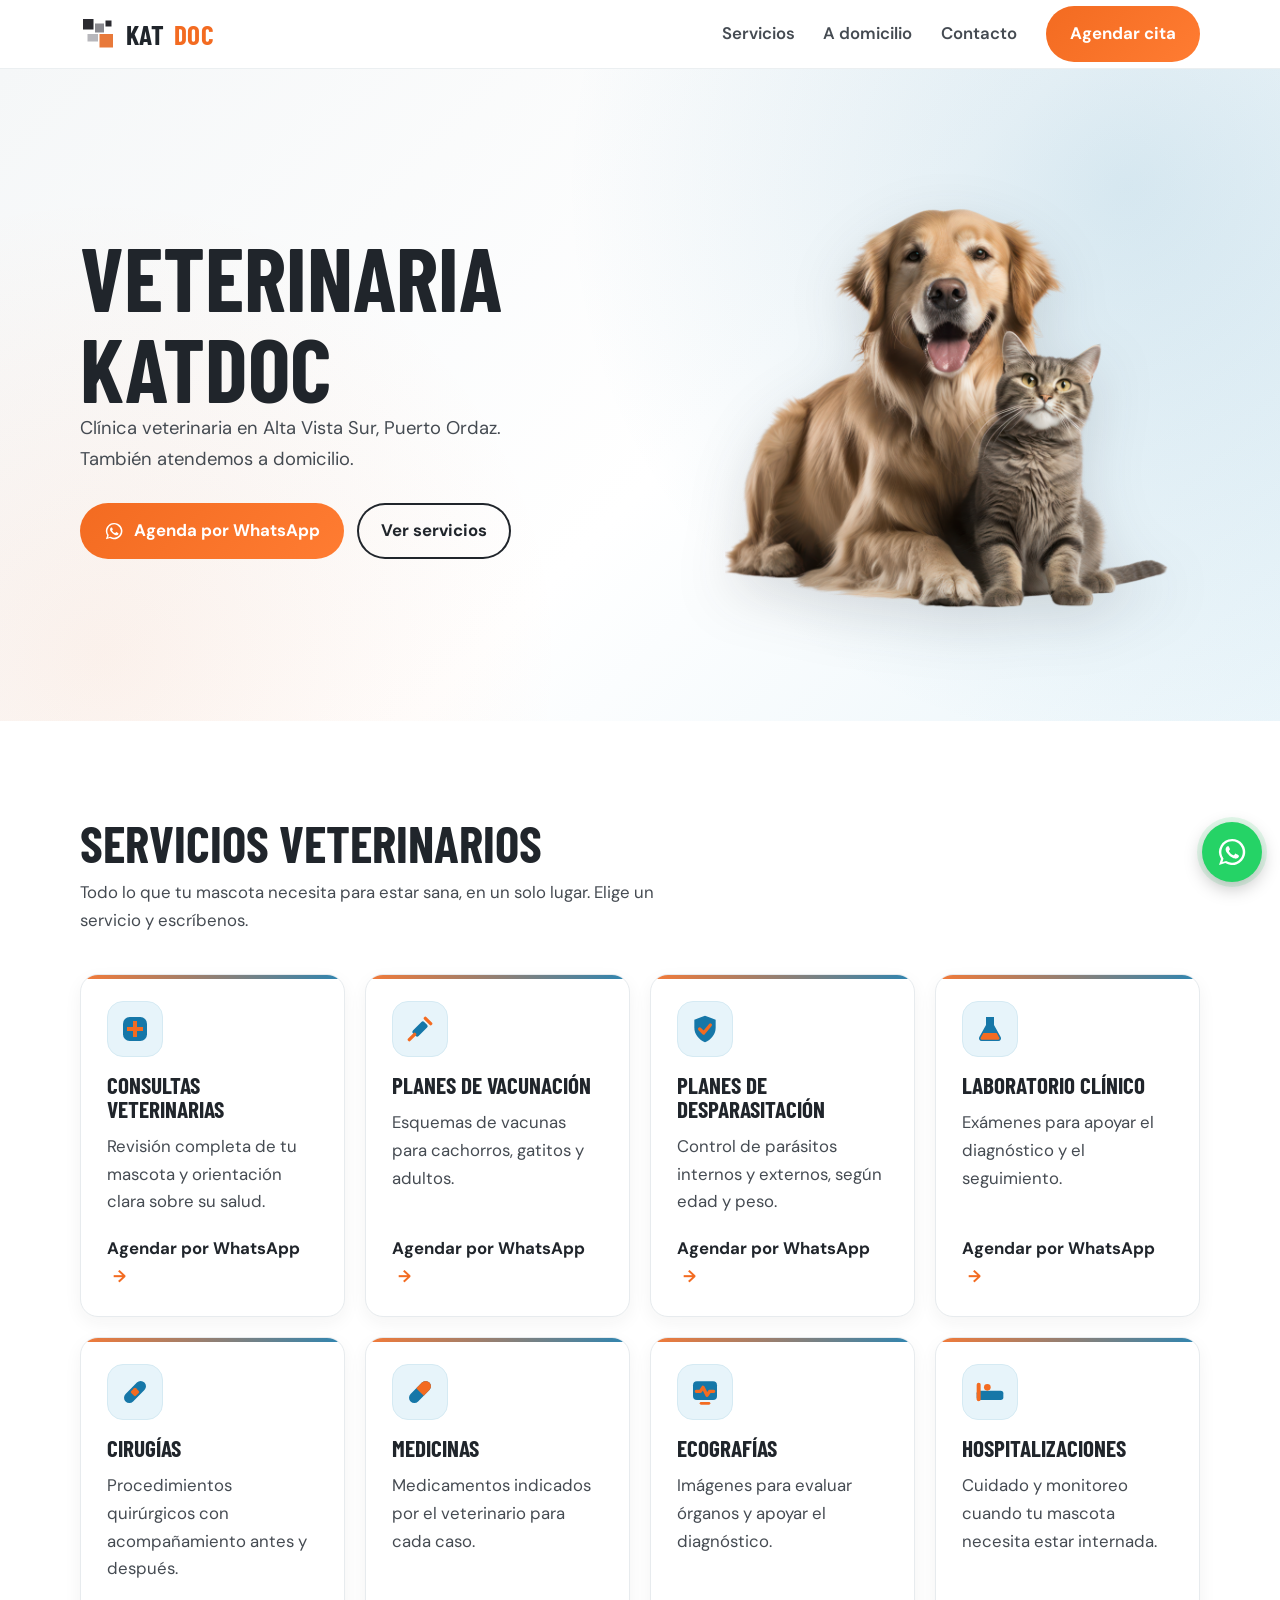
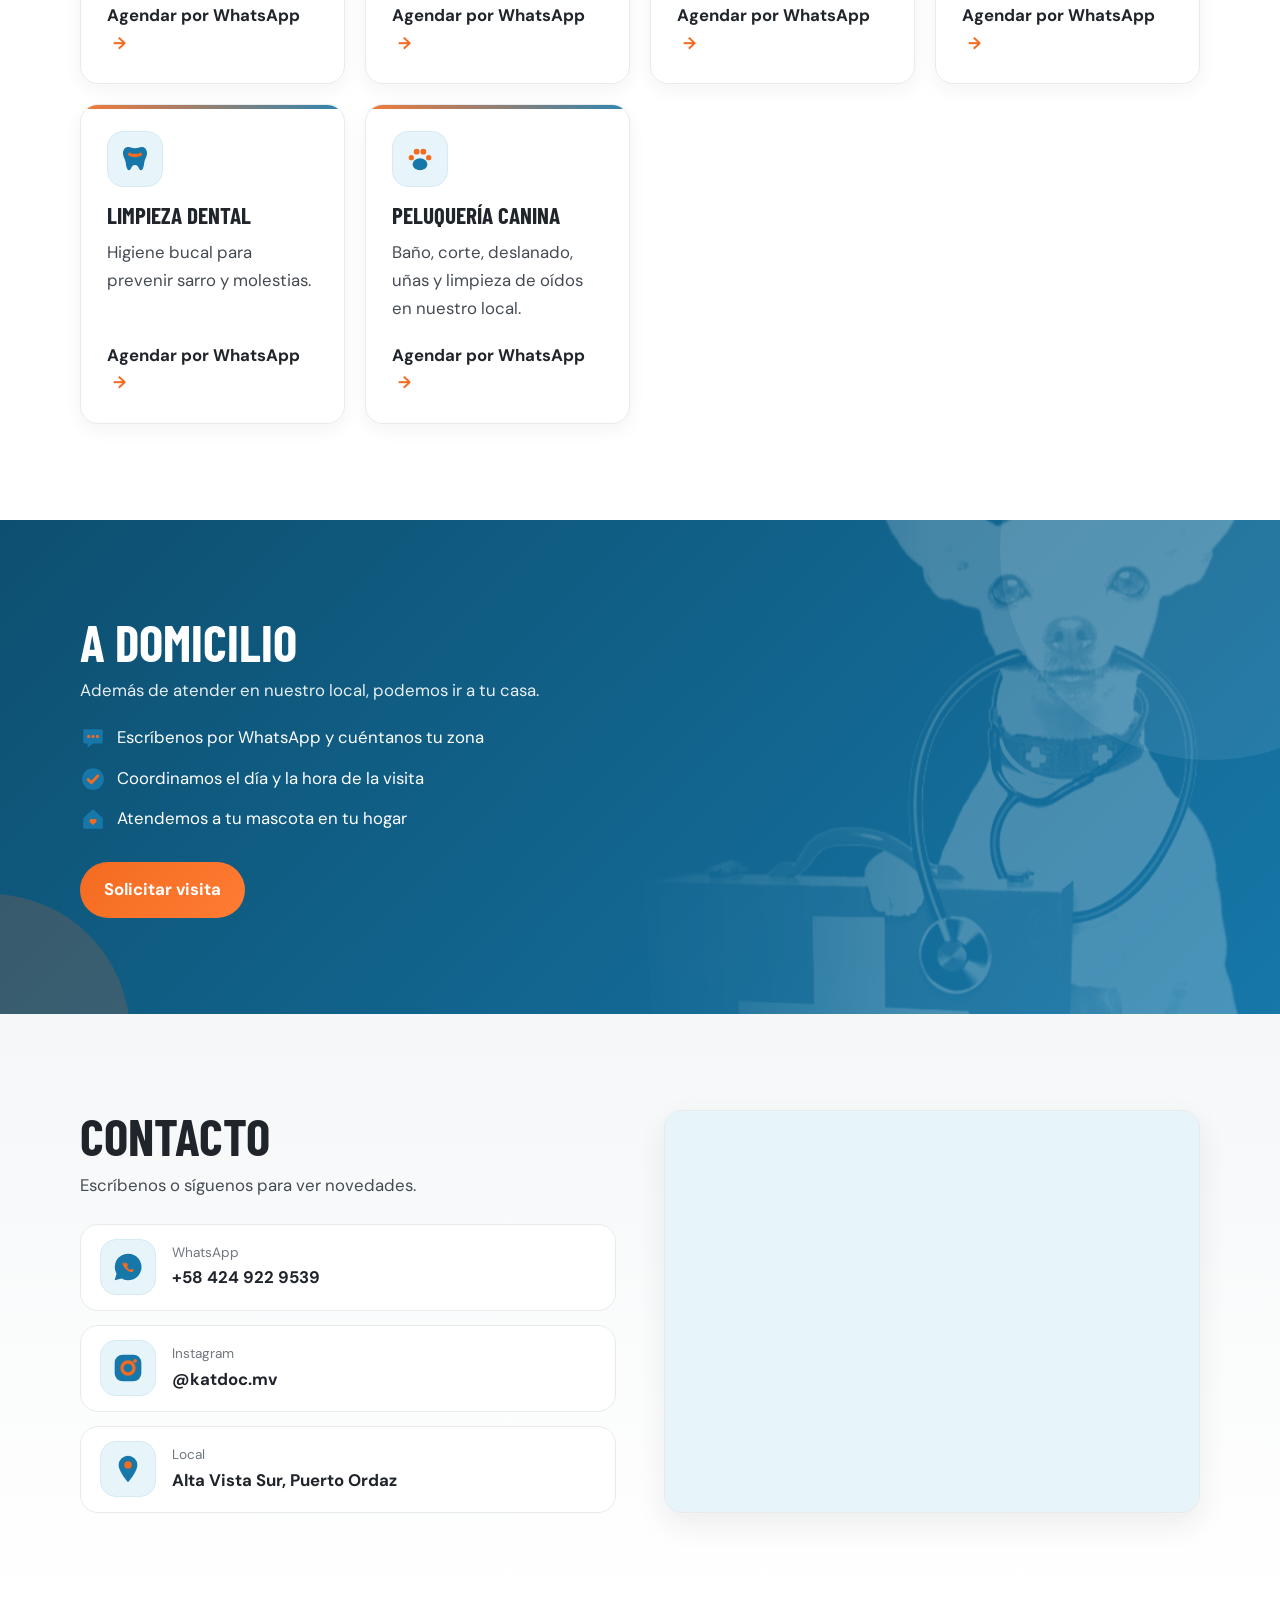
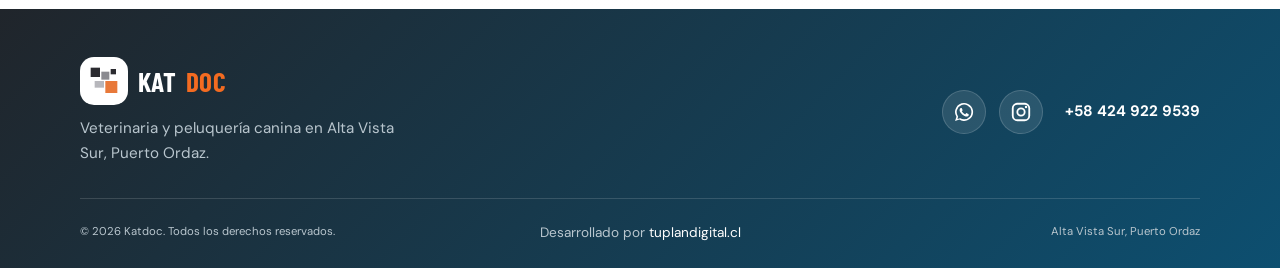
<file: index.html>
<!DOCTYPE html>
<html lang="es-VE">
<head>
<meta charset="utf-8">
<meta name="viewport" content="width=device-width,initial-scale=1">
<title>Katdoc | Veterinaria y peluquería canina en Puerto Ordaz</title>
<meta name="description" content="Veterinaria y peluquería canina en Alta Vista Sur, Puerto Ordaz. Consultas, vacunación, cirugías, ecografías y atención a domicilio. Agenda por WhatsApp.">
<link rel="canonical" href="https://katdoc.com.ve/">
<meta name="robots" content="index,follow,max-image-preview:large">
<meta name="theme-color" content="#F36B21">

<meta property="og:type" content="website">
<meta property="og:locale" content="es_VE">
<meta property="og:site_name" content="Katdoc">
<meta property="og:title" content="Katdoc | Veterinaria y peluquería canina en Puerto Ordaz">
<meta property="og:description" content="Veterinaria y peluquería canina en Alta Vista Sur, Puerto Ordaz. También atendemos a domicilio. Agenda por WhatsApp.">
<meta property="og:url" content="https://katdoc.com.ve/">
<meta property="og:image" content="https://katdoc.com.ve/assets/img/og.jpg">
<meta property="og:image:width" content="1200">
<meta property="og:image:height" content="630">
<meta property="og:image:alt" content="Katdoc, veterinaria y peluquería canina en Puerto Ordaz">

<meta name="twitter:card" content="summary_large_image">
<meta name="twitter:title" content="Katdoc | Veterinaria y peluquería canina en Puerto Ordaz">
<meta name="twitter:description" content="Veterinaria y peluquería canina en Alta Vista Sur, Puerto Ordaz. También atendemos a domicilio.">
<meta name="twitter:image" content="https://katdoc.com.ve/assets/img/og.jpg">

<link rel="icon" href="assets/img/favicon.svg" type="image/svg+xml">
<link rel="apple-touch-icon" href="assets/img/apple-touch-icon.png">
<link rel="preconnect" href="https://fonts.googleapis.com">
<link rel="preconnect" href="https://fonts.gstatic.com" crossorigin>
<link rel="stylesheet" href="https://fonts.googleapis.com/css2?family=Barlow+Condensed:wght@600;700&family=DM+Sans:wght@400;500;700&display=swap">
<link rel="stylesheet" href="assets/css/styles.css">

<script type="application/ld+json">
{
  "@context": "https://schema.org",
  "@type": "VeterinaryCare",
  "@id": "https://katdoc.com.ve/#negocio",
  "name": "Katdoc",
  "description": "Veterinaria y peluquería canina en Alta Vista Sur, Puerto Ordaz, con atención a domicilio.",
  "url": "https://katdoc.com.ve/",
  "logo": "https://katdoc.com.ve/assets/img/logo.svg",
  "image": "https://katdoc.com.ve/assets/img/og.jpg",
  "telephone": "+584249229539",
  "address": {
    "@type": "PostalAddress",
    "streetAddress": "Alta Vista Sur",
    "addressLocality": "Puerto Ordaz",
    "addressRegion": "Bolívar",
    "addressCountry": "VE"
  },
  "areaServed": { "@type": "City", "name": "Ciudad Guayana" },
  "sameAs": ["https://www.instagram.com/katdoc.mv"],
  "hasOfferCatalog": {
    "@type": "OfferCatalog",
    "name": "Servicios veterinarios",
    "itemListElement": [
      {"@type":"Offer","itemOffered":{"@type":"Service","name":"Consultas veterinarias"}},
      {"@type":"Offer","itemOffered":{"@type":"Service","name":"Planes de vacunación"}},
      {"@type":"Offer","itemOffered":{"@type":"Service","name":"Planes de desparasitación"}},
      {"@type":"Offer","itemOffered":{"@type":"Service","name":"Laboratorio clínico"}},
      {"@type":"Offer","itemOffered":{"@type":"Service","name":"Cirugías"}},
      {"@type":"Offer","itemOffered":{"@type":"Service","name":"Medicinas"}},
      {"@type":"Offer","itemOffered":{"@type":"Service","name":"Ecografías"}},
      {"@type":"Offer","itemOffered":{"@type":"Service","name":"Hospitalizaciones"}},
      {"@type":"Offer","itemOffered":{"@type":"Service","name":"Limpieza dental"}},
      {"@type":"Offer","itemOffered":{"@type":"Service","name":"Peluquería canina"}}
    ]
  }
}
</script>
</head>
<body>
<svg width="0" height="0" style="position:absolute" aria-hidden="true"><symbol id="i-consulta" viewBox="0 0 24 24"><rect class="c" x="3" y="3" width="18" height="18" rx="5"/><path class="o" d="M10.500 6h3v4.500H18v3h-4.500V18h-3v-4.500H6v-3h4.500Z"/></symbol><symbol id="i-vacuna" viewBox="0 0 24 24"><rect class="c" x="6" y="9" width="12" height="6" rx="1.500" transform="rotate(-45 12 12)"/><path class="os" d="M4 20l4-4M16 4l4 4"/></symbol><symbol id="i-escudo" viewBox="0 0 24 24"><path class="c" d="M12 2l8 3v6c0 5-3.500 9-8 11-4.500-2-8-6-8-11V5Z"/><path class="os" d="M8 12l3 3 5-6"/></symbol><symbol id="i-lab" viewBox="0 0 24 24"><path class="c" d="M9 3h6v6l5 9a2 2 0 0 1-1.800 3H5.800A2 2 0 0 1 4 18l5-9Z"/><path class="o" d="M7 15h10l2 3.500a1 1 0 0 1-.9 1.500H5.900a1 1 0 0 1-.9-1.500Z"/></symbol><symbol id="i-cirugia" viewBox="0 0 24 24"><rect class="c" x="2" y="8" width="20" height="8" rx="4" transform="rotate(-45 12 12)"/><rect class="o" x="9.500" y="9.500" width="5" height="5" rx="1" transform="rotate(-45 12 12)"/></symbol><symbol id="i-pastilla" viewBox="0 0 24 24"><g transform="rotate(-45 12 12)"><rect class="c" x="2" y="8" width="20" height="8" rx="4"/><path class="o" d="M12 8h6a4 4 0 0 1 0 8h-6Z"/></g></symbol><symbol id="i-eco" viewBox="0 0 24 24"><rect class="c" x="3" y="4" width="18" height="14" rx="3"/><path class="os" d="M5.500 11.500h3l2-3 3 6 2-3h3"/><rect class="o" x="8" y="19.500" width="8" height="2" rx="1"/></symbol><symbol id="i-cama" viewBox="0 0 24 24"><rect class="c" x="2" y="11" width="20" height="7" rx="2"/><rect class="o" x="2" y="5" width="3" height="14" rx="1.500"/><circle class="o" cx="10" cy="8.500" r="2.500"/></symbol><symbol id="i-diente" viewBox="0 0 24 24"><path class="c" d="M7 3C4.500 3 3 5 3 7.500c0 3 1.500 4 2 7 .4 2.500.8 6 2.500 6 1.700 0 1.500-4 4.500-4s2.800 4 4.500 4c1.700 0 2.100-3.500 2.500-6 .5-3 2-4 2-7C21 5 19.500 3 17 3c-2 0-3 1-5 1S9 3 7 3Z"/><path class="os" d="M8 8.500c2 1.200 6 1.200 8 0"/></symbol><symbol id="i-pata" viewBox="0 0 24 24"><ellipse class="c" cx="12" cy="16" rx="5.500" ry="4.500"/><circle class="o" cx="5.500" cy="11" r="2"/><circle class="o" cx="9.500" cy="6.500" r="2.200"/><circle class="o" cx="14.500" cy="6.500" r="2.200"/><circle class="o" cx="18.500" cy="11" r="2"/></symbol><symbol id="i-casa" viewBox="0 0 24 24"><path class="c" d="M3 11l9-8 9 8v9a1 1 0 0 1-1 1H4a1 1 0 0 1-1-1Z"/><path class="o" d="M12 17.500l-3-2.800a1.900 1.900 0 0 1 3-2.300 1.900 1.900 0 0 1 3 2.300Z"/></symbol><symbol id="i-pin" viewBox="0 0 24 24"><path class="c" d="M12 2a7 7 0 0 0-7 7c0 5 7 13 7 13s7-8 7-13a7 7 0 0 0-7-7Z"/><circle class="o" cx="12" cy="9" r="2.800"/></symbol><symbol id="i-chat" viewBox="0 0 24 24"><path class="c" d="M4 4h16a1 1 0 0 1 1 1v11a1 1 0 0 1-1 1h-8l-5 4v-4H4a1 1 0 0 1-1-1V5a1 1 0 0 1 1-1Z"/><circle class="o" cx="8" cy="10.500" r="1.400"/><circle class="o" cx="12" cy="10.500" r="1.400"/><circle class="o" cx="16" cy="10.500" r="1.400"/></symbol><symbol id="i-ok" viewBox="0 0 24 24"><circle class="c" cx="12" cy="12" r="10"/><path class="os" d="M7.500 12.500l3 3 6-6.500"/></symbol><symbol id="i-wa" viewBox="0 0 24 24"><path class="c" d="M12 2a10 10 0 0 0-8.600 15L2 22l5.200-1.300A10 10 0 1 0 12 2Z"/><path class="o" d="M8.500 7.500c-.8 1-.8 2.600.5 4.500s3 3.200 4.800 3.700c1.200.3 2.300-.3 2.700-1.300l-2-1-.9.900a4.500 4.500 0 0 1-2.400-2.400l.9-.9-1-2c-.5-.2-1.800-.2-2.600.5Z"/></symbol><symbol id="i-ig" viewBox="0 0 24 24"><rect class="c" x="2" y="2" width="20" height="20" rx="6"/><circle class="os" cx="12" cy="12" r="4.500"/><circle class="o" cx="17.300" cy="6.700" r="1.400"/></symbol><symbol id="i-wa-solid" viewBox="0 0 32 32"><path d="M16 3a13 13 0 0 0-11 19.9L3 29l6.300-2A13 13 0 1 0 16 3Zm0 23.700a10.600 10.600 0 0 1-5.400-1.500l-.4-.2-3.700 1 1-3.600-.3-.4A10.700 10.700 0 1 1 16 26.700Zm5.900-8c-.3-.2-1.900-.9-2.200-1s-.5-.2-.7.200-.8 1-1 1.200-.4.200-.7.100a8.700 8.700 0 0 1-4.300-3.800c-.3-.6.300-.6.900-1.800.1-.2 0-.4 0-.5l-1-2.300c-.2-.6-.5-.5-.7-.5h-.6a1.200 1.200 0 0 0-.9.400 3.700 3.700 0 0 0-1.100 2.700 6.400 6.400 0 0 0 1.300 3.400 14.700 14.700 0 0 0 5.700 5c2.100.9 2.900 1 3.900.8a3.300 3.300 0 0 0 2.200-1.500 2.700 2.700 0 0 0 .2-1.500c-.1-.2-.3-.3-.6-.4Z"/></symbol><symbol id="i-ig-solid" viewBox="0 0 24 24"><rect x="3" y="3" width="18" height="18" rx="5" fill="none" stroke="currentColor" stroke-width="2"/><circle cx="12" cy="12" r="4" fill="none" stroke="currentColor" stroke-width="2"/><circle cx="17.500" cy="6.500" r="1.300"/></symbol></svg>
<header class="top">
  <div class="wrap">
    <a class="marca" href="#inicio" aria-label="Katdoc, inicio"><img src="assets/img/logo.svg" alt="" width="36" height="36">KAT<b>DOC</b></a>
    <button class="menu" id="menu" aria-label="Abrir menú" aria-expanded="false" aria-controls="nav"><span></span><span></span><span></span></button>
    <nav id="nav" aria-label="Principal">
      <ul>
        <li><a href="#servicios">Servicios</a></li>
        <li><a href="#domicilio">A domicilio</a></li>
        <li><a href="#contacto">Contacto</a></li>
        <li><a class="btn" href="#" data-wa>Agendar cita</a></li>
      </ul>
    </nav>
  </div>
</header>
<div class="velo" id="velo"></div>

<main id="inicio">
  <section class="hero">
    <div class="wrap">
      <div>
        <h1>Veterinaria Katdoc</h1>
        <p class="lead">Clínica veterinaria en Alta Vista Sur, Puerto Ordaz. También atendemos a domicilio.</p>
        <div class="acciones">
          <a class="btn" href="#" data-wa><svg aria-hidden="true"><use href="#i-wa-solid"/></svg>Agenda por WhatsApp</a>
          <a class="btn sec" href="#servicios">Ver servicios</a>
        </div>
      </div>
      <img class="foto" src="assets/img/perroygato.webp" alt="Perro y gato juntos, mascotas cuidadas en Katdoc" width="300" height="300" fetchpriority="high" decoding="async">
    </div>
  </section>

  <section id="servicios">
    <div class="wrap">
      <h2>Servicios veterinarios</h2>
      <p class="intro">Todo lo que tu mascota necesita para estar sana, en un solo lugar. Elige un servicio y escríbenos.</p>
      <div class="grid">
        <article class="card"><span class="ico"><svg aria-hidden="true"><use href="#i-consulta"/></svg></span><h3>Consultas veterinarias</h3><p>Revisión completa de tu mascota y orientación clara sobre su salud.</p><a href="#" data-wa="Quiero agendar una consulta veterinaria.">Agendar por WhatsApp</a></article>
        <article class="card"><span class="ico"><svg aria-hidden="true"><use href="#i-vacuna"/></svg></span><h3>Planes de vacunación</h3><p>Esquemas de vacunas para cachorros, gatitos y adultos.</p><a href="#" data-wa="Quiero información sobre planes de vacunación.">Agendar por WhatsApp</a></article>
        <article class="card"><span class="ico"><svg aria-hidden="true"><use href="#i-escudo"/></svg></span><h3>Planes de desparasitación</h3><p>Control de parásitos internos y externos, según edad y peso.</p><a href="#" data-wa="Quiero información sobre planes de desparasitación.">Agendar por WhatsApp</a></article>
        <article class="card"><span class="ico"><svg aria-hidden="true"><use href="#i-lab"/></svg></span><h3>Laboratorio clínico</h3><p>Exámenes para apoyar el diagnóstico y el seguimiento.</p><a href="#" data-wa="Quiero información sobre el laboratorio clínico.">Agendar por WhatsApp</a></article>
        <article class="card"><span class="ico"><svg aria-hidden="true"><use href="#i-cirugia"/></svg></span><h3>Cirugías</h3><p>Procedimientos quirúrgicos con acompañamiento antes y después.</p><a href="#" data-wa="Quiero información sobre cirugías.">Agendar por WhatsApp</a></article>
        <article class="card"><span class="ico"><svg aria-hidden="true"><use href="#i-pastilla"/></svg></span><h3>Medicinas</h3><p>Medicamentos indicados por el veterinario para cada caso.</p><a href="#" data-wa="Quiero consultar por medicinas para mi mascota.">Agendar por WhatsApp</a></article>
        <article class="card"><span class="ico"><svg aria-hidden="true"><use href="#i-eco"/></svg></span><h3>Ecografías</h3><p>Imágenes para evaluar órganos y apoyar el diagnóstico.</p><a href="#" data-wa="Quiero agendar una ecografía.">Agendar por WhatsApp</a></article>
        <article class="card"><span class="ico"><svg aria-hidden="true"><use href="#i-cama"/></svg></span><h3>Hospitalizaciones</h3><p>Cuidado y monitoreo cuando tu mascota necesita estar internada.</p><a href="#" data-wa="Quiero información sobre hospitalización.">Agendar por WhatsApp</a></article>
        <article class="card"><span class="ico"><svg aria-hidden="true"><use href="#i-diente"/></svg></span><h3>Limpieza dental</h3><p>Higiene bucal para prevenir sarro y molestias.</p><a href="#" data-wa="Quiero agendar una limpieza dental.">Agendar por WhatsApp</a></article>
        <article class="card"><span class="ico"><svg aria-hidden="true"><use href="#i-pata"/></svg></span><h3>Peluquería canina</h3><p>Baño, corte, deslanado, uñas y limpieza de oídos en nuestro local.</p><a href="#" data-wa="Hola Katdoc, quiero agendar peluquería canina para mi perro.">Agendar por WhatsApp</a></article>
      </div>
    </div>
  </section>

  <section class="dom" id="domicilio">
    <img class="fondo" src="assets/img/domicilio.png" alt="" aria-hidden="true" loading="lazy" decoding="async">
    <div class="wrap">
      <div>
        <h2>A domicilio</h2>
        <p>Además de atender en nuestro local, podemos ir a tu casa.</p>
        <ul class="lista">
          <li><svg aria-hidden="true"><use href="#i-chat"/></svg>Escríbenos por WhatsApp y cuéntanos tu zona</li>
          <li><svg aria-hidden="true"><use href="#i-ok"/></svg>Coordinamos el día y la hora de la visita</li>
          <li><svg aria-hidden="true"><use href="#i-casa"/></svg>Atendemos a tu mascota en tu hogar</li>
        </ul>
        <a class="btn" href="#" data-wa="Hola Katdoc, quiero solicitar veterinaria a domicilio.">Solicitar visita</a>
      </div>
    </div>
  </section>

  <section class="contacto" id="contacto">
    <div class="wrap">
      <div>
        <h2>Contacto</h2>
        <p class="contacto-intro">Escríbenos o síguenos para ver novedades.</p>
        <div class="contacto-lista">
          <a class="fila" href="#" data-wa><span class="ico"><svg aria-hidden="true"><use href="#i-wa"/></svg></span><span><small>WhatsApp</small><b>+58 424 922 9539</b></span></a>
          <a class="fila" href="https://www.instagram.com/katdoc.mv" target="_blank" rel="noopener noreferrer"><span class="ico"><svg aria-hidden="true"><use href="#i-ig"/></svg></span><span><small>Instagram</small><b>@katdoc.mv</b></span></a>
          <div class="fila"><span class="ico"><svg aria-hidden="true"><use href="#i-pin"/></svg></span><span><small>Local</small><b>Alta Vista Sur, Puerto Ordaz</b></span></div>
        </div>
      </div>
      <div class="mapa"><iframe title="Mapa: Alta Vista Sur, Puerto Ordaz" src="https://www.google.com/maps?q=Alta+Vista+Sur,+Puerto+Ordaz&output=embed" loading="lazy" referrerpolicy="no-referrer-when-downgrade" allowfullscreen></iframe></div>
    </div>
  </section>
</main>

<footer>
  <div class="wrap">
    <div class="pie-sup">
      <div class="pie-marca">
        <a class="marca" href="#inicio" aria-label="Katdoc, volver al inicio"><span class="pie-logo"><img src="assets/img/logo.svg" alt="" width="32" height="32" loading="lazy"></span>KAT<b>DOC</b></a>
        <p>Veterinaria y peluquería canina en Alta Vista Sur, Puerto Ordaz.</p>
      </div>
      <ul class="pie-contacto">
        <li><a class="pie-red" href="#" data-wa aria-label="WhatsApp de Katdoc"><svg aria-hidden="true"><use href="#i-wa-solid"/></svg></a></li>
        <li><a class="pie-red" href="https://www.instagram.com/katdoc.mv" target="_blank" rel="noopener noreferrer" aria-label="Instagram de Katdoc"><svg aria-hidden="true"><use href="#i-ig-solid"/></svg></a></li>
        <li class="pie-tel-li"><a class="pie-tel" href="tel:+584249229539">+58 424 922 9539</a></li>
      </ul>
    </div>
    <div class="pie-inf">
      <small>© <span id="anio"></span> Katdoc. Todos los derechos reservados.</small>
      <p class="credito">Desarrollado por <a href="https://tuplandigital.cl" target="_blank" rel="noopener">tuplandigital.cl</a></p>
      <small class="pie-loc">Alta Vista Sur, Puerto Ordaz</small>
    </div>
  </div>
</footer>

<a class="wa" href="#" data-wa aria-label="Agendar cita por WhatsApp"><svg aria-hidden="true"><use href="#i-wa-solid"/></svg></a>
<script src="assets/js/main.js" defer></script>
</body>
</html>
</file>
<file: assets/css/styles.css>
:root{
  --naranja:#F36B21;
  --naranja-cl:#FFF1E8;
  --azul:#1677A8;
  --azul-osc:#0D4F70;
  --azul-cl:#E7F4FA;
  --crema:#FFF8F2;
  --gris:#F5F7F8;
  --gris-2:#E7EBEE;
  --carbon:#20252B;
  --texto:#454B52;
  --blanco:#fff;

  --f-tit:"Barlow Condensed",Impact,sans-serif;
  --f-txt:"DM Sans",system-ui,sans-serif;

  --max:1120px;
  --r:18px;
}

/* =========================
   BASE
========================= */

*{
  box-sizing:border-box;
  margin:0;
}

html{
  scroll-behavior:smooth;
  scroll-padding-top:76px;
}

body{
  font:400 1.05rem/1.65 var(--f-txt);
  color:var(--texto);
  background:var(--blanco);
}

img,
svg{
  max-width:100%;
}

a{
  color:inherit;
}

:focus-visible{
  outline:3px solid var(--naranja);
  outline-offset:3px;
}

.wrap{
  width:min(var(--max),92%);
  margin-inline:auto;
}

section{
  padding:clamp(3.5rem,8vw,6rem) 0;
}

h1,
h2,
h3{
  font-family:var(--f-tit);
  color:var(--carbon);
  line-height:1.02;
  font-weight:700;
  text-transform:uppercase;
}

h1{
  font-size:clamp(3rem,9vw,5.6rem);
}

h2{
  font-size:clamp(2.1rem,5vw,3.2rem);
  margin-bottom:.6rem;
}

h3{
  font-size:1.45rem;
  margin-bottom:.3rem;
}

/* =========================
   BOTONES
========================= */

.btn{
  display:inline-flex;
  align-items:center;
  justify-content:center;
  gap:.6rem;
  padding:.9rem 1.5rem;
  border-radius:999px;
  background:linear-gradient(135deg,var(--naranja),#FF7C32);
  color:#fff;
  font-weight:700;
  text-decoration:none;
  transition:
    transform .2s ease,
    background .2s ease,
    color .2s ease,
    box-shadow .2s ease;
}

.btn:hover{
  background:var(--carbon);
  color:var(--blanco);
  transform:translateY(-2px);
  box-shadow:0 10px 24px rgba(32,37,43,.18);
}

.btn.sec{
  background:transparent;
  color:var(--carbon);
  box-shadow:inset 0 0 0 2px var(--carbon);
}

.btn.sec:hover{
  background:var(--carbon);
  color:var(--blanco);
}

.btn svg{
  width:1.2em;
  height:1.2em;
  fill:currentColor;
}

/* =========================
   HEADER
========================= */

.top{
  position:sticky;
  top:0;
  z-index:20;
  background:rgba(255,255,255,.94);
  backdrop-filter:blur(12px);
  border-bottom:1px solid rgba(231,235,238,.8);
}

.top.on{
  box-shadow:0 6px 24px rgba(32,37,43,.08);
}

.top .wrap{
  display:flex;
  align-items:center;
  justify-content:space-between;
  height:68px;
}

.marca{
  display:flex;
  align-items:center;
  gap:.6rem;
  text-decoration:none;
  font:700 1.7rem var(--f-tit);
  color:var(--carbon);
  letter-spacing:.02em;
}

.marca img{
  width:36px;
  height:36px;
}

.marca b{
  color:var(--naranja);
}

nav ul{
  display:flex;
  gap:1.8rem;
  list-style:none;
  padding:0;
  align-items:center;
}

nav a:not(.btn){
  text-decoration:none;
  font-weight:600;
  transition:color .2s ease;
}

nav a:not(.btn):hover{
  color:var(--naranja);
}

.menu{
  display:none;
  background:none;
  border:0;
  padding:.5rem;
  cursor:pointer;
}

.menu span{
  display:block;
  width:24px;
  height:2px;
  background:var(--carbon);
  margin:5px 0;
}

/* =========================
   HERO
========================= */

.hero{
  position:relative;
  background:
    radial-gradient(
      circle at 88% 18%,
      rgba(22,119,168,.16),
      transparent 45%
    ),
    radial-gradient(
      circle at 8% 90%,
      rgba(243,107,33,.08),
      transparent 35%
    ),
    linear-gradient(
      135deg,
      #F5F7F8 0%,
      #FFFFFF 55%,
      #EAF5FA 100%
    );
  overflow:hidden;
}

.hero .wrap{
  display:grid;
  grid-template-columns:1.1fr .9fr;
  gap:2rem;
  align-items:center;
}

.hero h1{
  max-width:700px;
}

.hero h1 em{
  font-style:normal;
  color:var(--naranja);
}

.pill{
  display:inline-block;
  background:var(--azul);
  color:#fff;
  font:600 1.3rem var(--f-tit);
  text-transform:uppercase;
  padding:.2rem 1.1rem;
  border-radius:999px;
  margin:1rem 0;
  box-shadow:0 6px 16px rgba(22,119,168,.18);
}

.lead{
  max-width:34ch;
  margin-bottom:1.8rem;
  font-size:1.15rem;
}

.acciones{
  display:flex;
  flex-wrap:wrap;
  gap:.8rem;
}

/* =========================
   INTRO
========================= */

.intro{
  max-width:52ch;
  margin-bottom:2.5rem;
}

/* =========================
   TARJETAS
========================= */

.grid{
  display:grid;
  grid-template-columns:repeat(auto-fill,minmax(260px,1fr));
  gap:1.25rem;
}

.card{
  position:relative;
  padding:1.6rem;
  border-radius:var(--r);
  background:var(--blanco);
  border:1px solid var(--gris-2);
  display:flex;
  flex-direction:column;
  gap:.4rem;
  box-shadow:0 6px 18px rgba(32,37,43,.05);
  overflow:hidden;
  transition:
    transform .25s ease,
    box-shadow .25s ease,
    border-color .25s ease;
}

.card::before{
  content:"";
  position:absolute;
  left:0;
  top:0;
  width:100%;
  height:4px;
  background:linear-gradient(
    90deg,
    var(--naranja),
    var(--azul)
  );
  opacity:.9;
}

.card a{
  margin-top:auto;
  padding-top:.8rem;
  font-weight:700;
  color:var(--carbon);
  text-decoration:none;
}

.card a::after{
  content:"\2192";
  display:inline-block;
  margin-left:.4rem;
  color:var(--naranja);
  transition:transform .25s ease;
}

.card a:hover::after{
  transform:translateX(5px);
}

.card:hover{
  transform:translateY(-7px);
  box-shadow:0 18px 38px rgba(32,37,43,.12);
  border-color:rgba(22,119,168,.28);
}

/* =========================
   ICONOS
========================= */

.ico{
  width:56px;
  height:56px;
  border-radius:16px;
  background:var(--azul-cl);
  display:grid;
  place-items:center;
  margin-bottom:.7rem;
  border:1px solid #D5EAF3;
}

.ico svg{
  width:32px;
  height:32px;
  transition:
    transform .25s ease,
    filter .25s ease;
}

.card:hover .ico svg{
  transform:rotate(-8deg) scale(1.12);
  filter:drop-shadow(0 4px 5px rgba(22,119,168,.15));
}

/* =========================
   DOMICILIO
========================= */

.dom{
  background:
    linear-gradient(
      135deg,
      var(--azul-osc),
      var(--azul)
    );
  color:#fff;
  position:relative;
  overflow:hidden;
}

.dom::before{
  content:"";
  position:absolute;
  width:420px;
  height:420px;
  right:-140px;
  top:-180px;
  border-radius:50%;
  background:rgba(255,255,255,.08);
}

.dom::after{
  content:"";
  position:absolute;
  width:280px;
  height:280px;
  left:-150px;
  bottom:-160px;
  border-radius:50%;
  background:rgba(243,107,33,.18);
}

.dom .wrap{
  position:relative;
  z-index:1;
}

.dom .wrap>div{
  max-width:560px;
}

.dom h2{
  color:#fff;
}

.dom p{
  max-width:46ch;
  color:rgba(255,255,255,.9);
}

.dom .lista{
  color:#fff;
}

.fondo{
  position:absolute;
  right:-3%;
  top:50%;
  width:min(62%,700px);
  height:auto;
  max-width:none;
  transform:translateY(calc(-50% + var(--py,0px)));
  opacity:.22;
  filter:grayscale(1) contrast(1.1) brightness(1.7);
  mix-blend-mode:screen;
  pointer-events:none;
  -webkit-mask-image:linear-gradient(
    to right,
    transparent 0,
    #000 45%
  );
  mask-image:linear-gradient(
    to right,
    transparent 0,
    #000 45%
  );
}

.lista{
  list-style:none;
  padding:0;
  display:grid;
  gap:.8rem;
  margin:1.2rem 0 1.8rem;
}

.lista li{
  display:flex;
  gap:.7rem;
  align-items:center;
}

.lista svg{
  width:26px;
  height:26px;
  flex:none;
}

/* =========================
   CONTACTO
========================= */

.contacto{
  background:
    linear-gradient(
      180deg,
      var(--gris),
      #FFFFFF
    );
}

.contacto .wrap{
  display:grid;
  grid-template-columns:1fr 1fr;
  gap:3rem;
}

.contacto-intro{
  margin-bottom:1.5rem;
}

.contacto-lista{
  display:grid;
  gap:.9rem;
}

dl{
  display:grid;
  gap:1.1rem;
  margin-top:1.5rem;
}

dt{
  font-weight:700;
  color:var(--carbon);
}

dd{
  margin:0;
}

.fila{
  display:flex;
  gap:1rem;
  align-items:center;
  padding:.9rem 1.2rem;
  background:var(--blanco);
  border:1px solid var(--gris-2);
  border-radius:var(--r);
  text-decoration:none;
  transition:
    transform .25s ease,
    box-shadow .25s ease,
    border-color .25s ease;
}

a.fila:hover{
  transform:translateX(6px);
  box-shadow:0 10px 24px rgba(32,37,43,.1);
  border-color:rgba(22,119,168,.25);
}

.fila .ico{
  margin:0;
  background:var(--azul-cl);
  flex:none;
}

.fila small{
  display:block;
  font-size:.85rem;
  color:#70777E;
}

.fila b{
  color:var(--carbon);
}

/* =========================
   MAPA
========================= */

.mapa{
  border-radius:var(--r);
  overflow:hidden;
  min-height:340px;
  background:var(--azul-cl);
  border:1px solid var(--gris-2);
  box-shadow:0 12px 30px rgba(32,37,43,.08);
}

.mapa iframe{
  display:block;
  width:100%;
  height:100%;
  min-height:340px;
  border:0;
}

/* =========================
   FOOTER
========================= */

footer{
  background:
    linear-gradient(
      135deg,
      #20252B,
      #0D4F70
    );
  color:#D8E0E5;
  padding:3rem 0 1.5rem;
  font-size:.95rem;
}

footer .wrap{
  display:grid;
  gap:2rem;
}

footer a{
  color:#8FD1EF;
  text-decoration:none;
  transition:color .2s ease;
}

footer a:hover{
  color:#fff;
}

footer .marca{
  color:#fff;
}

.pie-sup{
  display:flex;
  flex-wrap:wrap;
  align-items:center;
  justify-content:space-between;
  gap:1.5rem 2rem;
}

.pie-marca p{
  max-width:34ch;
  margin-top:.7rem;
  color:#B9C6CE;
}

.pie-logo{
  display:grid;
  place-items:center;
  width:48px;
  height:48px;
  border-radius:14px;
  background:#fff;
}

.pie-logo img{
  width:32px;
  height:32px;
}

.pie-contacto{
  list-style:none;
  padding:0;
  display:flex;
  align-items:center;
  gap:.8rem;
}

.pie-red{
  display:grid;
  place-items:center;
  width:44px;
  height:44px;
  border-radius:50%;
  background:rgba(255,255,255,.1);
  border:1px solid rgba(255,255,255,.16);
  color:#fff;
  transition:
    transform .2s ease,
    background .2s ease,
    border-color .2s ease;
}

.pie-red:hover{
  background:var(--naranja);
  border-color:var(--naranja);
  transform:translateY(-2px);
}

.pie-red svg{
  width:22px;
  height:22px;
  fill:currentColor;
}

.pie-tel{
  margin-left:.6rem;
  font-weight:700;
  color:#fff;
}

.pie-tel:hover{
  color:var(--naranja);
}

.pie-inf{
  display:grid;
  grid-template-columns:1fr auto 1fr;
  align-items:center;
  gap:1rem;
  padding-top:1.4rem;
  border-top:1px solid rgba(255,255,255,.14);
  font-size:.85rem;
  color:#B9C6CE;
}

.pie-loc{
  text-align:right;
}

.credito{
  margin:0;
  text-align:center;
}

.credito a{
  color:#fff;
  /* text-decoration:underline; */
  text-underline-offset:3px;
}

.credito a:hover{
  color:var(--naranja);
}

/* =========================
   WHATSAPP
========================= */

.wa{
  position:fixed;
  right:18px;
  bottom:18px;
  z-index:30;
  width:60px;
  height:60px;
  border-radius:50%;
  background:#25D366;
  display:grid;
  place-items:center;
  box-shadow:
    0 6px 18px rgba(0,0,0,.25),
    0 0 0 5px rgba(37,211,102,.12);
  transition:
    transform .2s ease,
    box-shadow .2s ease;
}

.wa:hover{
  transform:scale(1.08);
  box-shadow:
    0 10px 26px rgba(0,0,0,.28),
    0 0 0 7px rgba(37,211,102,.14);
}

.wa svg{
  width:32px;
  height:32px;
  fill:#fff;
}

/* =========================
   COLORES DE SVG
========================= */

svg.o,
.o{
  fill:var(--naranja);
}

.c{
  fill:var(--azul);
}

.os{
  fill:none;
  stroke:var(--naranja);
  stroke-width:2.5;
  stroke-linecap:round;
  stroke-linejoin:round;
}

/* =========================
   OVERLAY / MENU
========================= */

.velo{
  position:fixed;
  inset:0;
  z-index:15;
  background:rgba(20,30,36,.52);
  opacity:0;
  visibility:hidden;
  transition:
    opacity .35s ease,
    visibility 0s .35s;
}

.menu-open .velo{
  opacity:1;
  visibility:visible;
  transition-delay:0s;
}

.menu-open{
  overflow:hidden;
}

.menu span{
  transition:
    transform .35s cubic-bezier(.22,1,.36,1),
    opacity .2s;
}

.menu[aria-expanded=true] span:nth-child(1){
  transform:translateY(7px) rotate(45deg);
}

.menu[aria-expanded=true] span:nth-child(2){
  opacity:0;
}

.menu[aria-expanded=true] span:nth-child(3){
  transform:translateY(-7px) rotate(-45deg);
}

/* =========================
   ANIMACIONES
========================= */

img.foto{
  display:block;
  width:min(100%,460px);
  height:auto;
  justify-self:center;
  filter:drop-shadow(0 18px 28px rgba(32,37,43,.14));
}

.hero .foto{
  animation:flota 6s ease-in-out infinite;
}

.hero .wrap>div{
  animation:sube .8s ease both;
}

@keyframes flota{
  50%{
    transform:translateY(-10px);
  }
}

@keyframes sube{
  from{
    opacity:0;
    transform:translateY(16px);
  }
}

.rv{
  opacity:0;
  transform:translateY(18px);
  transition:
    opacity .6s ease,
    transform .6s ease;
}

.rv.in{
  opacity:1;
  transform:none;
}

/* =========================
   RESPONSIVE
========================= */

@media(max-width:820px){

  .menu{
    display:block;
  }

  nav{
    position:absolute;
    inset:68px 0 auto 0;
    background:rgba(255,255,255,.98);
    padding:.6rem 4% 1.6rem;
    border-bottom:1px solid var(--gris-2);
    box-shadow:0 16px 30px rgba(32,37,43,.1);

    visibility:hidden;
    opacity:0;

    clip-path:inset(
      0 0 100% 0
      round 0 0 22px 22px
    );

    transition:
      clip-path .5s cubic-bezier(.22,1,.36,1),
      opacity .3s ease,
      visibility 0s .5s;
  }

  nav.open{
    visibility:visible;
    opacity:1;

    clip-path:inset(
      0 0 0 0
      round 0 0 22px 22px
    );

    transition-delay:0s;
  }

  nav ul{
    flex-direction:column;
    align-items:stretch;
    gap:0;
  }

  nav li{
    opacity:0;
    transform:translateY(14px);

    transition:
      opacity .4s ease,
      transform .45s cubic-bezier(.22,1,.36,1);
  }

  nav.open li{
    opacity:1;
    transform:none;
    transition-delay:calc(var(--i)*70ms + 160ms);
  }

  nav li:nth-child(1){
    --i:0;
  }

  nav li:nth-child(2){
    --i:1;
  }

  nav li:nth-child(3){
    --i:2;
  }

  nav li:nth-child(4){
    --i:3;
  }

  nav li a:not(.btn){
    display:block;
    padding:1rem 0;
    font:600 1.6rem var(--f-tit);
    text-transform:uppercase;
    border-bottom:1px solid #EDF0F2;
  }

  nav li:last-child{
    margin-top:1.2rem;
  }

  nav .btn{
    width:100%;
    justify-content:center;
  }

  .fondo{
    width:130%;
    right:-15%;
    top:auto;
    bottom:0;
    opacity:.16;
    transform:translateY(var(--py,0px));

    -webkit-mask-image:
      linear-gradient(
        to top,
        #000 40%,
        transparent
      );

    mask-image:
      linear-gradient(
        to top,
        #000 40%,
        transparent
      );
  }

  .hero .wrap,
  .contacto .wrap{
    grid-template-columns:1fr;
  }

  .hero{
    text-align:center;
  }

  .hero .lead{
    margin-inline:auto;
  }

  .acciones{
    justify-content:center;
  }

  img.foto{
    width:min(100%,380px);
  }

  .contacto .wrap{
    gap:2rem;
  }

  .mapa{
    min-height:300px;
  }

  .mapa iframe{
    min-height:300px;
  }

  .pie-sup{
    flex-direction:column;
    text-align:center;
  }

  .pie-marca{
    display:grid;
    justify-items:center;
  }

  .pie-marca .marca{
    justify-content:center;
  }

  .pie-contacto{
    flex-wrap:wrap;
    justify-content:center;
  }

  .pie-tel-li{
    flex-basis:100%;
    margin-top:.4rem;
    text-align:center;
  }

  .pie-tel{
    margin-left:0;
  }

  .pie-inf{
    grid-template-columns:1fr;
    text-align:center;
    gap:.5rem;
  }

  .pie-loc{
    text-align:center;
  }
}
</file>
